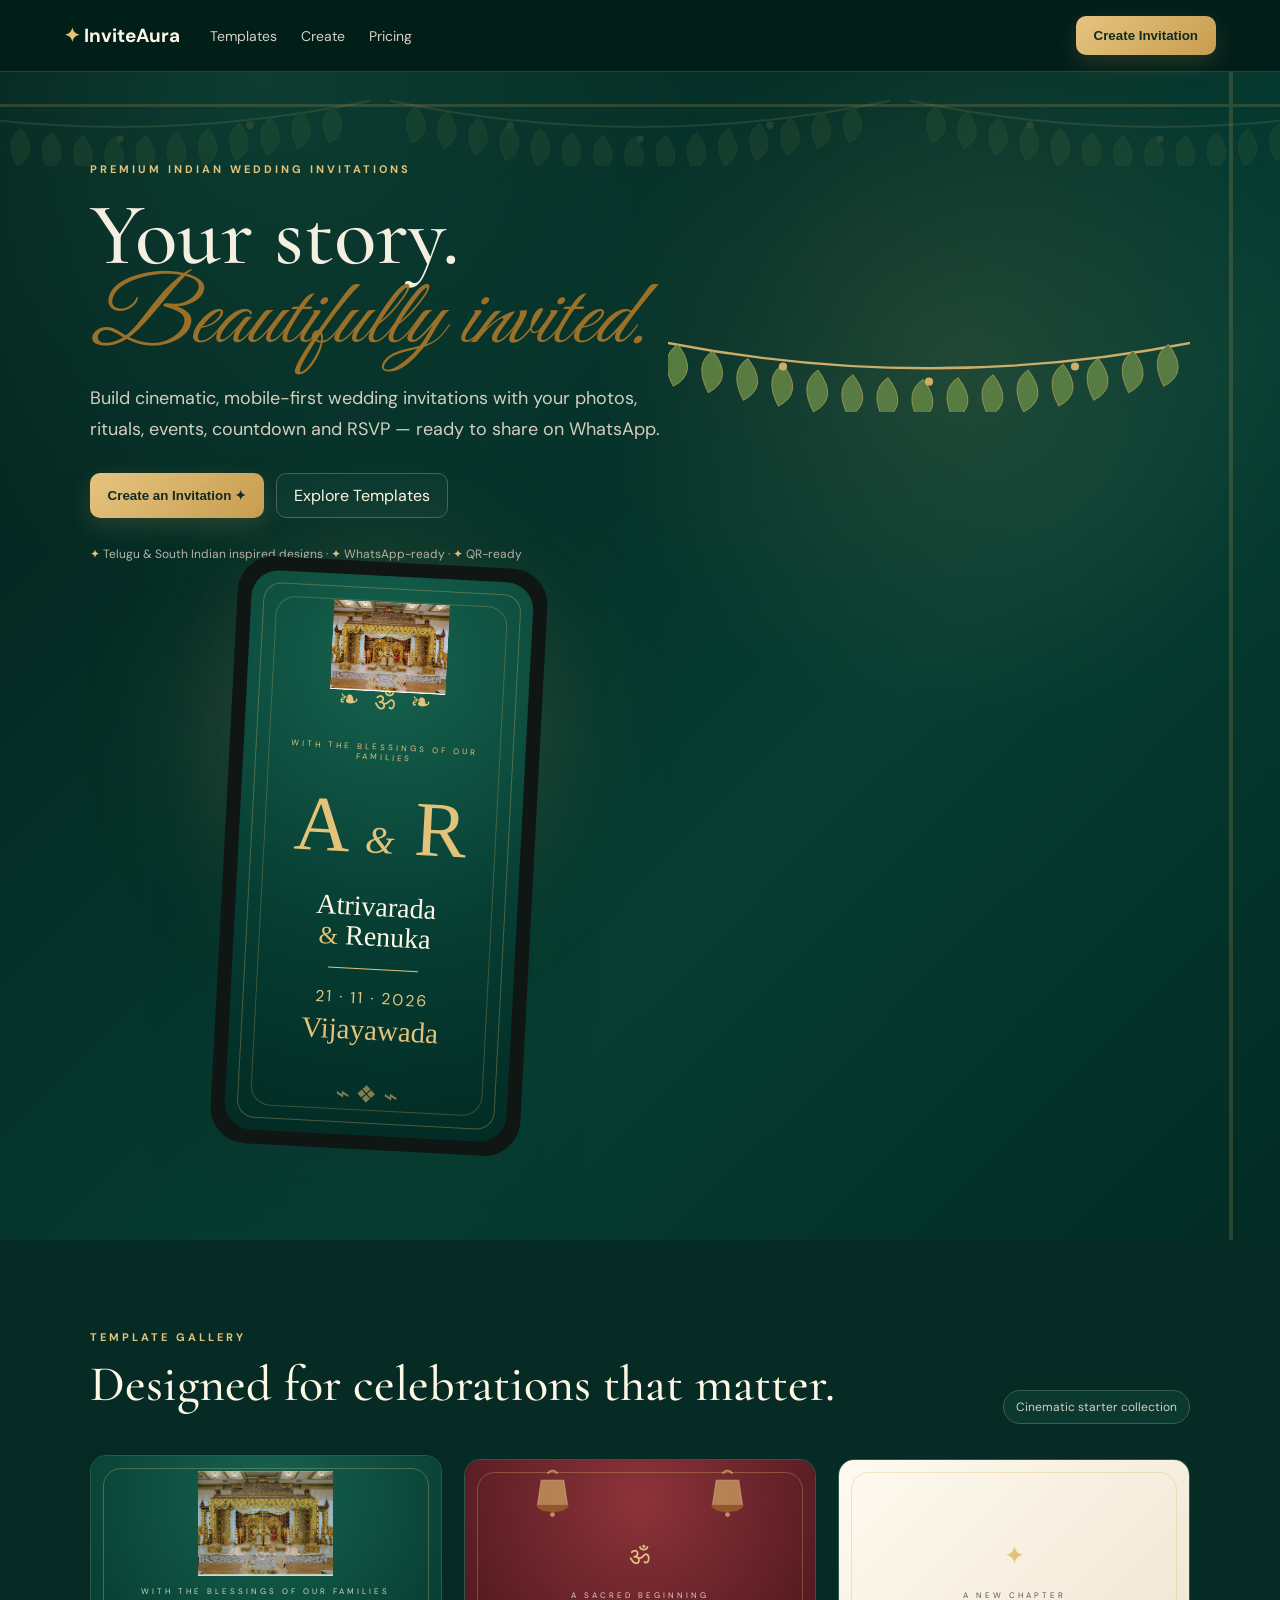
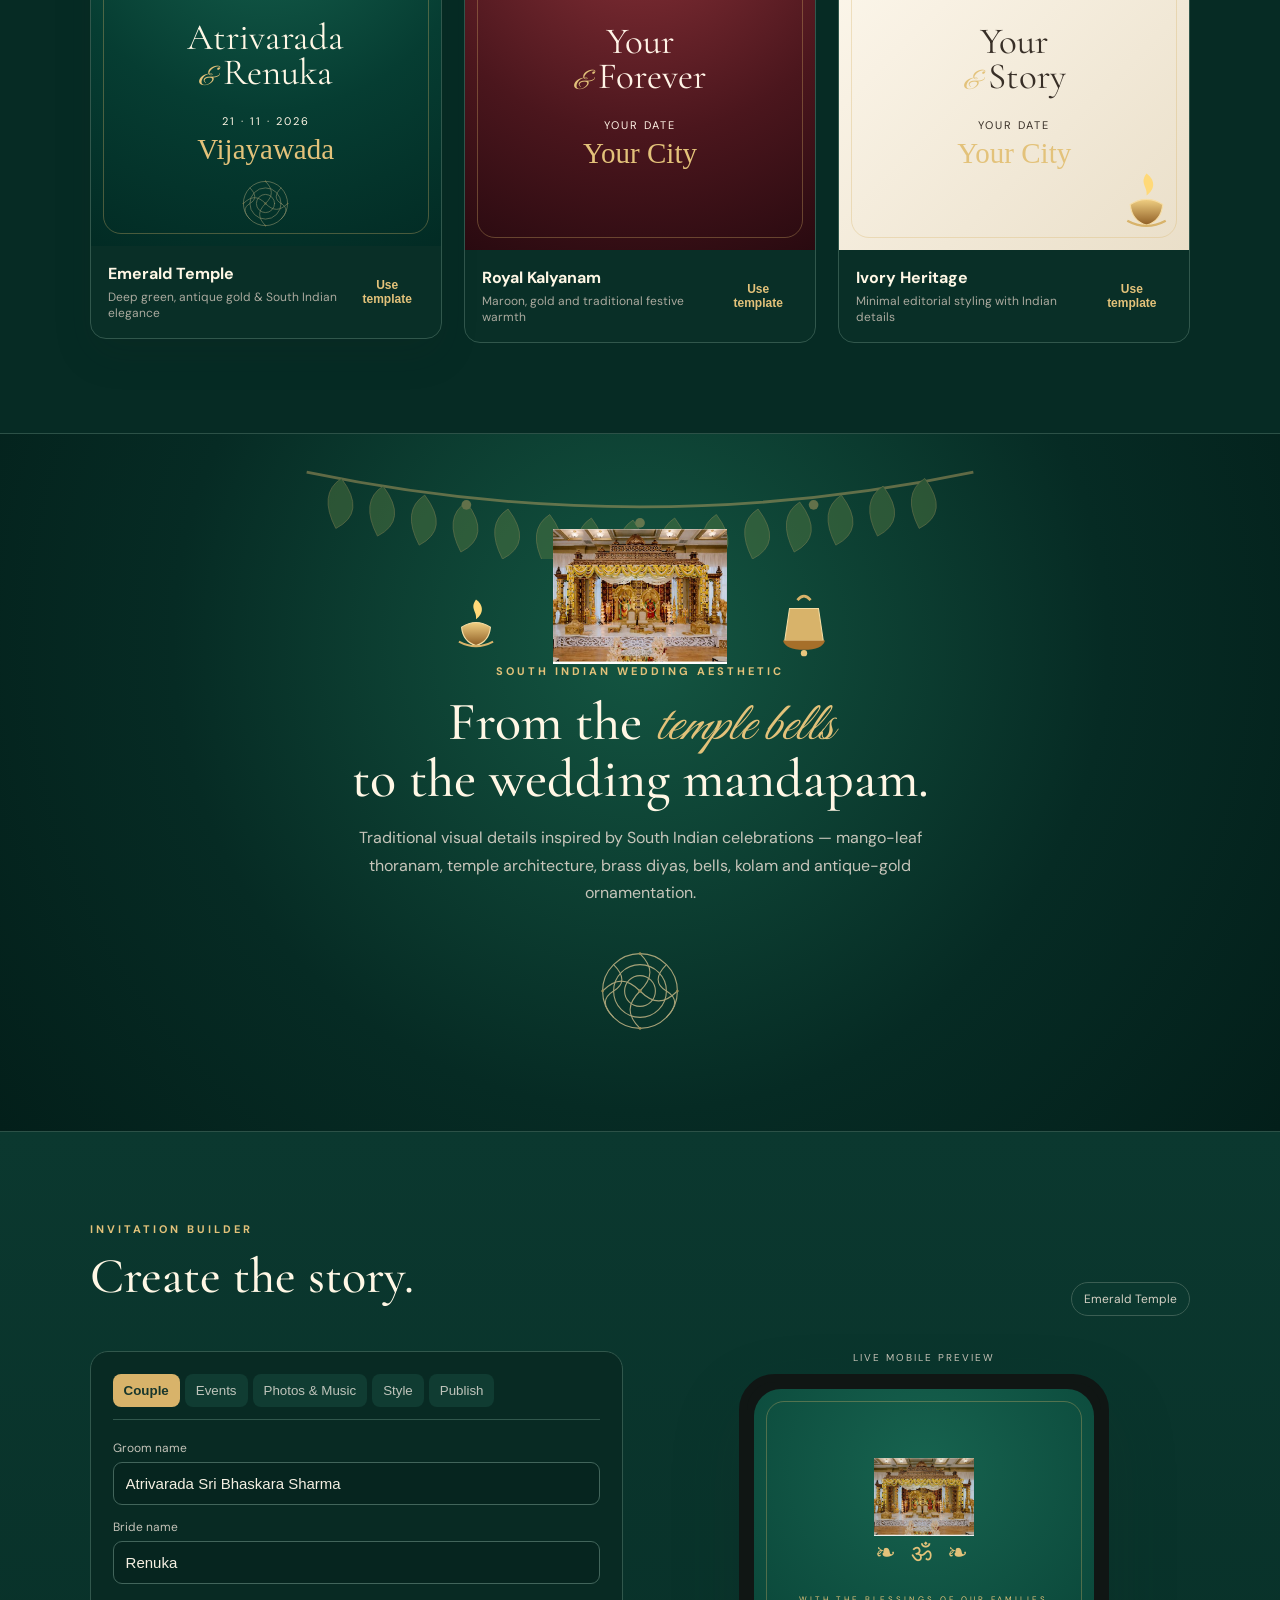
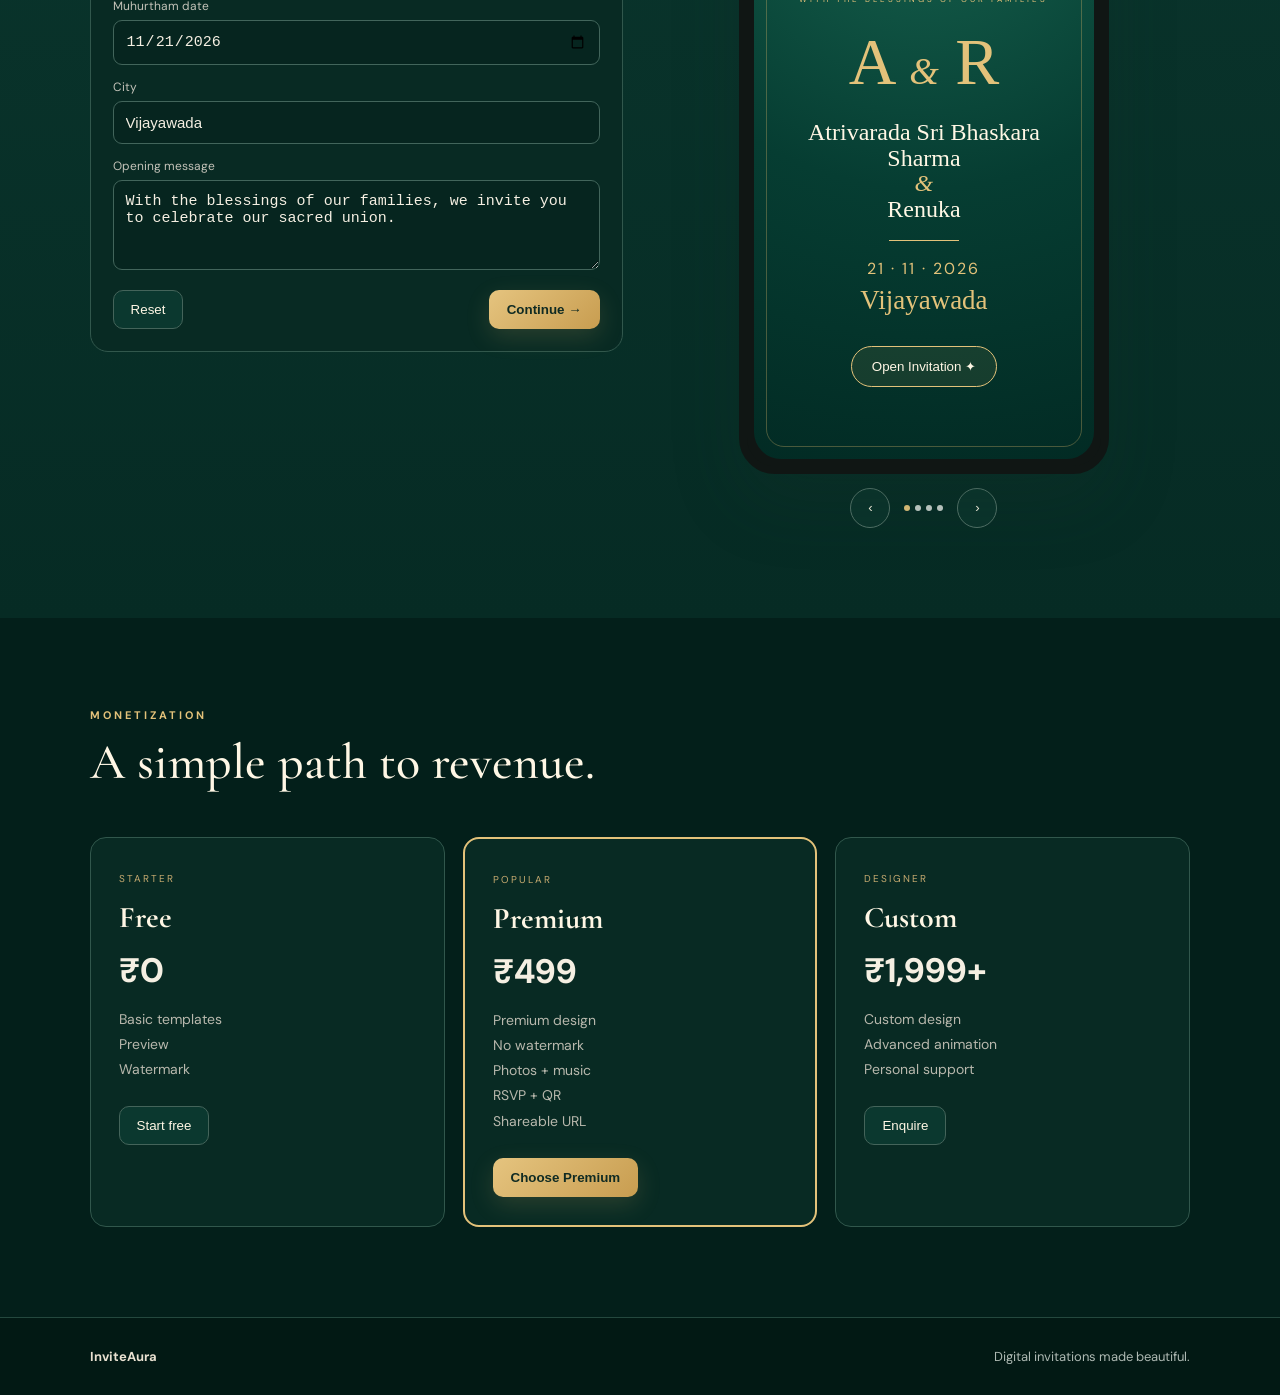
<file: index.html>
<!doctype html>
<html lang="en">
<head>
<meta charset="utf-8">
<meta name="viewport" content="width=device-width,initial-scale=1">
<meta name="theme-color" content="#042d25">
<title>InviteAura — Premium Indian Wedding Invitations</title>
<link rel="stylesheet" href="style.css">
</head>
<body>
<header class="topbar">
  <a class="brand" href="#home"><span>✦</span> InviteAura</a>
  <nav><a href="#templates">Templates</a><a href="#create">Create</a><a href="#pricing">Pricing</a></nav>
  <button class="nav-cta" id="startBtn">Create Invitation</button>
</header>

<main>
<section id="home" class="hero">
  <div class="hero-copy">
    <div class="eyebrow">PREMIUM INDIAN WEDDING INVITATIONS</div>
    <h1>Your story.<br><em>Beautifully invited.</em></h1>
    <p>Build cinematic, mobile-first wedding invitations with your photos, rituals, events, countdown and RSVP — ready to share on WhatsApp.</p>
    <div class="hero-actions"><button class="primary" id="heroCreate">Create an Invitation ✦</button><a class="secondary" href="#templates">Explore Templates</a></div>
    <div class="trust"><span>✦</span> Telugu &amp; South Indian inspired designs · <span>✦</span> WhatsApp-ready · <span>✦</span> QR-ready</div>
  </div>
  <div class="thoranam hero-thoranam"><img src="assets/thoranam.svg" alt="Mango leaf thoranam"></div><div class="hero-showcase">
    <div class="glow"></div>
    <div class="show-phone">
      <div class="show-screen"><div class="gopuram-mini"><img src="assets/gopuram.svg" alt="South Indian temple gopuram"></div>
        <div class="temple-top">❧  ॐ  ❧</div>
        <div class="show-kicker">WITH THE BLESSINGS OF OUR FAMILIES</div>
        <div class="show-monogram">A <i>&amp;</i> R</div>
        <div class="show-names">Atrivarada<br><span>&amp;</span> Renuka</div>
        <div class="gold-line"></div>
        <div class="show-date">21 · 11 · 2026</div>
        <div class="show-place">Vijayawada</div>
        <div class="mandapam">⌁ ❖ ⌁</div>
      </div>
    </div>
  </div>
</section>

<section id="templates" class="section">
  <div class="section-head"><div><div class="eyebrow">TEMPLATE GALLERY</div><h2>Designed for celebrations that matter.</h2></div><span class="pill">Cinematic starter collection</span></div>
  <div class="template-grid">
    <article class="template-card selected" data-template="emerald">
      <div class="template-art emerald"><img class="template-gopuram" src="assets/gopuram.svg" alt=""><div class="mini-kolam"><img src="assets/kolam.svg" alt=""></div><div class="arch">❧ ॐ ❧</div><div class="art-kicker">WITH THE BLESSINGS OF OUR FAMILIES</div><div class="art-names">Atrivarada<br><i>&amp;</i> Renuka</div><div class="art-date">21 · 11 · 2026</div><div class="art-place">Vijayawada</div></div>
      <div class="template-info"><div><h3>Emerald Temple</h3><p>Deep green, antique gold &amp; South Indian elegance</p></div><button class="use-template" data-template="emerald">Use template</button></div>
    </article>
    <article class="template-card" data-template="maroon">
      <div class="template-art maroon"><div class="hanging-bells"><img src="assets/bell.svg" alt=""><img src="assets/bell.svg" alt=""></div><div class="arch">ॐ</div><div class="art-kicker">A SACRED BEGINNING</div><div class="art-names">Your<br><i>&amp;</i> Forever</div><div class="art-date">YOUR DATE</div><div class="art-place">Your City</div></div>
      <div class="template-info"><div><h3>Royal Kalyanam</h3><p>Maroon, gold and traditional festive warmth</p></div><button class="use-template" data-template="maroon">Use template</button></div>
    </article>
    <article class="template-card" data-template="ivory">
      <div class="template-art ivory"><div class="mini-diya"><img src="assets/diya.svg" alt=""></div><div class="arch">✦</div><div class="art-kicker">A NEW CHAPTER</div><div class="art-names">Your<br><i>&amp;</i> Story</div><div class="art-date">YOUR DATE</div><div class="art-place">Your City</div></div>
      <div class="template-info"><div><h3>Ivory Heritage</h3><p>Minimal editorial styling with Indian details</p></div><button class="use-template" data-template="ivory">Use template</button></div>
    </article>
  </div>
</section>

<section class="heritage">
  <div class="heritage-bg"></div>
  <div class="heritage-content">
    <div class="heritage-motifs">
      <img src="assets/diya.svg" alt="Traditional brass diya">
      <img src="assets/gopuram.svg" alt="Temple gopuram">
      <img src="assets/bell.svg" alt="Temple bell">
    </div>
    <div class="eyebrow gold-eyebrow">SOUTH INDIAN WEDDING AESTHETIC</div>
    <h2>From the <em>temple bells</em><br>to the wedding mandapam.</h2>
    <p>Traditional visual details inspired by South Indian celebrations — mango-leaf thoranam, temple architecture, brass diyas, bells, kolam and antique-gold ornamentation.</p>
    <div class="heritage-kolam"><img src="assets/kolam.svg" alt="Kolam pattern"></div>
  </div>
</section>

<section id="create" class="builder-section">
  <div class="section-head"><div><div class="eyebrow">INVITATION BUILDER</div><h2>Create the story.</h2></div><span class="pill" id="templatePill">Emerald Temple</span></div>
  <div class="builder">
    <div class="editor">
      <div class="editor-tabs">
        <button class="tab active" data-tab="details">Couple</button><button class="tab" data-tab="events">Events</button><button class="tab" data-tab="media">Photos &amp; Music</button><button class="tab" data-tab="style">Style</button><button class="tab" data-tab="publish">Publish</button>
      </div>

      <div class="tab-panel active" id="detailsPanel">
        <label>Groom name<input id="groom" value="Atrivarada Sri Bhaskara Sharma"></label>
        <label>Bride name<input id="bride" value="Renuka"></label>
        <label>Muhurtham date<input id="date" type="date" value="2026-11-21"></label>
        <label>City<input id="city" value="Vijayawada"></label>
        <label>Opening message<textarea id="opening">With the blessings of our families, we invite you to celebrate our sacred union.</textarea></label>
      </div>

      <div class="tab-panel" id="eventsPanel">
        <div class="event-editor"><b>Marriage / Muhurtham</b><label>Date<input id="marriageDate" type="date" value="2026-11-21"></label><label>Time<input id="marriageTime" value="9:56 PM"></label><label>Venue<input id="marriageVenue" value="Vijayawada"></label></div>
        <div class="event-editor"><b>Reception</b><label>Date<input id="receptionDate" type="date" value="2026-12-05"></label><label>Time<input id="receptionTime" value="7:00 PM onwards"></label><label>Venue<input id="receptionVenue" value="Vijayawada"></label></div>
      </div>

      <div class="tab-panel" id="mediaPanel">
        <label>Couple photograph<input id="photoInput" type="file" accept="image/*"></label>
        <div class="photo-preview" id="photoPreview">Photo preview</div>
        <label>Background music<input id="musicInput" type="file" accept="audio/*"></label>
        <div class="helper">The browser can preview uploaded media locally. Production storage will upload it securely after the customer publishes.</div>
      </div>

      <div class="tab-panel" id="stylePanel">
        <label>Invitation mood<select id="mood"><option value="emerald">Emerald &amp; Antique Gold</option><option value="maroon">Royal Maroon &amp; Gold</option><option value="ivory">Ivory Heritage</option></select></label>
        <label>Opening animation<select id="animation"><option>Temple reveal</option><option>Elegant fade</option><option>Photo cinematic</option></select></label>
        <label>Language<select id="language"><option>English</option><option>English + Telugu</option><option>Telugu</option></select></label>
      </div>

      <div class="tab-panel" id="publishPanel">
        <div class="publish-box"><div class="publish-icon">✦</div><h3>Preview your invitation</h3><p>In the production SaaS, publishing creates a permanent URL, QR code and share card after checkout.</p><button class="primary" id="publishBtn">Generate Demo Invitation</button><div class="generated" id="generated"></div></div>
      </div>

      <div class="editor-footer"><button class="secondary small" id="resetBtn">Reset</button><button class="primary small" id="nextTab">Continue →</button></div>
    </div>

    <div class="preview-area">
      <div class="preview-label">LIVE MOBILE PREVIEW</div>
      <div class="phone">
        <div class="phone-screen" id="phoneScreen">
          <div class="preview-page cover-page">
            <img class="preview-gopuram" src="assets/gopuram.svg" alt=""><div class="p-temple">❧ ॐ ❧</div><div class="p-kicker">WITH THE BLESSINGS OF OUR FAMILIES</div>
            <div class="p-monogram">A <i>&amp;</i> R</div>
            <div class="p-names"><span id="pGroom">Atrivarada Sri Bhaskara Sharma</span><br><i>&amp;</i><br><span id="pBride">Renuka</span></div>
            <div class="p-line"></div><div class="p-date" id="pDate">21 · 11 · 2026</div><div class="p-city" id="pCity">Vijayawada</div>
            <button class="preview-open" id="previewOpen">Open Invitation ✦</button>
          </div>
          <div class="preview-page story-page">
            <div class="p-kicker">A SACRED BEGINNING</div><div class="story-photo" id="pPhoto">Your<br>Couple<br>Photo</div>
            <div class="p-script">Together with our families</div><p id="pOpening">With the blessings of our families, we invite you to celebrate our sacred union.</p>
          </div>
          <div class="preview-page events-page">
            <div class="p-kicker">OUR CELEBRATIONS</div><h3>Marriage</h3><p><b id="pMarriageDate">21 November 2026</b><br><span id="pMarriage">9:56 PM</span><br><span id="pMarriageVenue">Vijayawada</span></p>
            <div class="event-divider">✦</div><h3>Reception</h3><p><b id="pReceptionDate">5 December 2026</b><br><span id="pReception">7:00 PM onwards</span><br><span id="pReceptionVenue">Vijayawada</span></p>
          </div>
          <div class="preview-page final-page">
            <div class="p-kicker">SAVE THE DATE</div><div class="p-script">21 · 11 · 2026</div><div class="countdown"><span><b id="dd">--</b><small>DAYS</small></span><span><b id="hh">--</b><small>HRS</small></span><span><b id="mm">--</b><small>MIN</small></span></div><div class="p-line"></div><p>Your presence and blessings will make our celebration even more special.</p><img class="preview-kolam" src="assets/kolam.svg" alt=""><div class="p-script">Atrivarada &amp; Renuka</div></div>
        </div>
      </div>
      <div class="preview-controls"><button id="previewPrev">‹</button><div id="previewDots"></div><button id="previewNext">›</button></div>
    </div>
  </div>
</section>

<section id="pricing" class="section pricing"><div class="section-head"><div><div class="eyebrow">MONETIZATION</div><h2>A simple path to revenue.</h2></div></div><div class="price-grid">
<article class="price"><span>STARTER</span><h3>Free</h3><strong>₹0</strong><p>Basic templates<br>Preview<br>Watermark</p><button class="secondary choose-plan">Start free</button></article>
<article class="price featured"><span>POPULAR</span><h3>Premium</h3><strong>₹499</strong><p>Premium design<br>No watermark<br>Photos + music<br>RSVP + QR<br>Shareable URL</p><button class="primary choose-plan">Choose Premium</button></article>
<article class="price"><span>DESIGNER</span><h3>Custom</h3><strong>₹1,999+</strong><p>Custom design<br>Advanced animation<br>Personal support</p><button class="secondary choose-plan">Enquire</button></article>
</div></section>
</main>
<footer><strong>InviteAura</strong><span>Digital invitations made beautiful.</span></footer>
<script src="app.js"></script>
</body>
</html>
</file>
<file: style.css>
@import url('https://fonts.googleapis.com/css2?family=Cormorant+Garamond:wght@400;500;600&family=DM+Sans:wght@400;500;600;700&family=Great+Vibes&display=swap');
:root{--ink:#17241f;--muted:#68756f;--line:#dfe5e1;--green:#063d32;--deep:#022b24;--gold:#d8b36a;--cream:#fff7e5;--soft:#f3f6f3}
*{box-sizing:border-box}html{scroll-behavior:smooth}body{margin:0;background:#f5f7f5;color:var(--ink);font-family:'DM Sans',sans-serif}.topbar{height:72px;background:#fff;display:flex;align-items:center;gap:30px;padding:0 5vw;border-bottom:1px solid var(--line);position:sticky;top:0;z-index:40}.brand{font-weight:700;color:var(--ink);text-decoration:none;font-size:19px}.brand span{color:var(--gold)}nav{display:flex;gap:24px;flex:1}nav a{color:#53605b;text-decoration:none;font-size:14px}.nav-cta,.primary{border:0;background:var(--green);color:#fff;border-radius:10px;padding:12px 18px;font-weight:600;cursor:pointer}.secondary{display:inline-flex;align-items:center;justify-content:center;text-decoration:none;border:1px solid #cfd8d3;background:#fff;color:var(--ink);border-radius:10px;padding:11px 17px;cursor:pointer}
.hero{min-height:720px;padding:90px 7vw;display:grid;grid-template-columns:1.05fr .95fr;align-items:center;background:linear-gradient(135deg,#fbfcfa,#edf2ee)}.eyebrow{font-size:11px;letter-spacing:3px;color:#75817c;font-weight:700}.hero h1{font-family:'Cormorant Garamond';font-weight:500;font-size:clamp(52px,7vw,88px);line-height:.9;margin:20px 0}.hero h1 em{font-family:'Great Vibes';font-size:1.05em;color:#9b7029}.hero p{max-width:570px;color:#5f6c66;font-size:18px;line-height:1.7}.hero-actions{display:flex;gap:12px;margin:28px 0;flex-wrap:wrap}.trust{font-size:12px;color:#7d8a84}.trust span{color:var(--gold)}
.hero-showcase{display:flex;justify-content:center;position:relative}.glow{position:absolute;width:330px;height:330px;background:#d8b36a33;filter:blur(65px);border-radius:50%}.show-phone,.phone{background:#101614;border:8px solid #101614;border-radius:36px;padding:6px;box-shadow:0 28px 70px #14372c30;position:relative}.show-phone{width:310px;transform:rotate(3deg)}.show-screen{height:560px;border-radius:27px;background:radial-gradient(circle at 50% 15%,#17634f,#063d32 55%,#022b24);color:var(--cream);display:flex;align-items:center;justify-content:center;flex-direction:column;text-align:center;padding:25px}.temple-top,.p-temple{font-size:25px;color:var(--gold);letter-spacing:4px}.show-kicker,.p-kicker{font-size:8px;letter-spacing:3px;color:var(--gold);margin-top:25px}.show-monogram{font-family:'Angeline';font-size:78px;color:var(--gold);margin:20px}.show-monogram i,.p-monogram i{font-family:'Angeline';font-size:38px}.show-names{font-family:'Angeline';font-size:28px;line-height:1.05}.show-names span{font-family:'Angeline';color:var(--gold);font-size:25px}.gold-line{width:90px;height:1px;background:var(--gold);margin:18px auto}.show-date{letter-spacing:2px;color:var(--gold)}.show-place,.art-place{font-family:'Angeline';font-size:29px;color:var(--gold);margin-top:5px}.mandapam{margin-top:32px;color:#d8b36a99;font-size:24px}
.section,.builder-section{padding:90px 7vw;max-width:1400px;margin:auto}.section-head{display:flex;justify-content:space-between;align-items:end;margin-bottom:35px}.section h2,.builder-section h2{font-family:'Cormorant Garamond';font-size:50px;font-weight:500;margin:10px 0}.pill{padding:8px 12px;background:#fff;border:1px solid var(--line);border-radius:999px;font-size:12px;color:#65716c}
.template-grid{display:grid;grid-template-columns:repeat(3,1fr);gap:22px}.template-card{background:#fff;border:1px solid var(--line);border-radius:16px;overflow:hidden;transition:.25s}.template-card:hover,.template-card.selected{transform:translateY(-4px);box-shadow:0 16px 38px #172b2220}.template-art{height:390px;display:flex;flex-direction:column;align-items:center;justify-content:center;text-align:center;position:relative;overflow:hidden}.template-art:before,.show-screen:before,.phone-screen:before{content:"";position:absolute;inset:12px;border:1px solid #d8b36a55;border-radius:18px;pointer-events:none}.emerald{background:radial-gradient(circle at 50% 10%,#17634f,#063d32 55%,#022b24);color:var(--cream)}.maroon{background:radial-gradient(circle at 50% 10%,#8d333a,#4b161d 60%,#290a10);color:#fff3e6}.ivory{background:linear-gradient(135deg,#fffaf0,#eadfc9);color:#382f27}.arch{font-size:25px;color:var(--gold);margin-bottom:18px}.art-kicker{font-size:8px;letter-spacing:3px;opacity:.8}.art-names{font-family:'Cormorant Garamond';font-size:37px;line-height:.95;margin:24px 0}.art-names i{font-family:'Great Vibes';font-size:26px;color:var(--gold)}.art-date{font-size:11px;letter-spacing:2px}.template-info{padding:17px;display:flex;justify-content:space-between;align-items:center;gap:10px}.template-info h3{margin:0 0 5px;font-size:16px}.template-info p{margin:0;color:var(--muted);font-size:12px}.use-template{background:none;border:0;color:#356b59;font-weight:700;font-size:12px;cursor:pointer}
.builder-section{background:#eff3f0;max-width:none}.builder-section>.section-head,.builder{max-width:1250px;margin-left:auto;margin-right:auto}.builder{display:grid;grid-template-columns:1fr 1fr;gap:35px;align-items:start}.editor{background:#fff;border:1px solid var(--line);border-radius:18px;padding:22px}.editor-tabs{display:flex;gap:5px;border-bottom:1px solid var(--line);padding-bottom:12px;margin-bottom:20px;overflow:auto}.tab{white-space:nowrap;border:0;background:#f3f6f3;padding:9px 11px;border-radius:8px;color:#68746f;cursor:pointer}.tab.active{background:#e1ede7;color:#214d3d;font-weight:700}.tab-panel{display:none}.tab-panel.active{display:block}.editor label{display:block;font-size:12px;color:#65716c;margin:14px 0}.editor input,.editor textarea,.editor select{display:block;width:100%;margin-top:6px;border:1px solid #d5ddd8;border-radius:9px;padding:12px;background:#fff;font-size:15px}.editor textarea{min-height:90px;resize:vertical}.event-editor{padding:14px;border:1px solid var(--line);border-radius:12px;margin-bottom:12px}.event-editor>b{font-family:'Cormorant Garamond';font-size:22px;color:var(--green)}.helper{font-size:12px;color:#8a9690;line-height:1.5;margin-top:10px}.photo-preview{height:170px;border:1px dashed #b9c6bf;border-radius:12px;margin-top:15px;display:flex;align-items:center;justify-content:center;color:#87938d;overflow:hidden}.photo-preview img{width:100%;height:100%;object-fit:cover}.publish-box{text-align:center;padding:35px 10px}.publish-icon{font-size:34px;color:var(--gold)}.publish-box h3{font-family:'Cormorant Garamond';font-size:30px}.publish-box p{color:var(--muted);font-size:14px;line-height:1.6}.generated{margin-top:15px;color:#356b59;font-size:13px;word-break:break-all}.editor-footer{display:flex;justify-content:space-between;margin-top:20px}
.preview-area{display:flex;flex-direction:column;align-items:center}.preview-label{font-size:10px;letter-spacing:2px;color:#7a8781;margin-bottom:10px}.phone{width:min(370px,100%);padding:7px}.phone-screen{min-height:670px;border-radius:27px;background:radial-gradient(circle at 50% 12%,#17634f,#063d32 52%,#022b24);color:var(--cream);position:relative;overflow:hidden}.preview-page{display:none;min-height:670px;padding:45px 24px 30px;align-items:center;justify-content:center;flex-direction:column;text-align:center;animation:pageIn .55s ease}.preview-page.active{display:flex}@keyframes pageIn{from{opacity:0;transform:translateY(12px)}to{opacity:1;transform:none}}.p-monogram{font-family:'Angeline';font-size:66px;color:var(--gold);margin:20px}.p-names{font-family:'Angeline';font-size:24px;line-height:1.08;max-width:270px}.p-names i{color:var(--gold)}.p-line{width:70px;height:1px;background:var(--gold);margin:17px}.p-date{color:var(--gold);letter-spacing:2px}.p-city{font-family:'Angeline';font-size:27px;color:var(--gold);margin-top:6px}.preview-open{margin-top:30px;border:1px solid var(--gold);background:#d8b36a16;color:var(--cream);border-radius:999px;padding:12px 20px;cursor:pointer}.story-photo{width:175px;height:220px;border:5px solid #f1dfb9;background:linear-gradient(145deg,#174c3f,#927044);display:flex;align-items:center;justify-content:center;font-family:'Cormorant Garamond';font-size:21px;white-space:pre-line;overflow:hidden;box-shadow:0 16px 35px #0007}.story-photo img{width:100%;height:100%;object-fit:cover}.p-script{font-family:'Angeline';font-size:31px;color:var(--gold);margin-top:22px}.story-page p,.final-page p{max-width:270px;color:#d8cfbb;line-height:1.6;font-size:14px}.events-page h3{font-family:'Cormorant Garamond';font-size:28px;color:var(--gold);margin:22px 0 5px}.events-page p{font-size:13px;line-height:1.6;color:#d8cfbb}.events-page p b{color:var(--cream)}.event-divider{color:var(--gold);margin:12px}.countdown{display:flex;gap:7px;margin:22px 0}.countdown span{border:1px solid #d8b36a55;border-radius:10px;padding:9px 7px;min-width:55px}.countdown b{display:block;color:var(--gold);font-size:22px}.countdown small{font-size:8px;letter-spacing:1px}.lotus{font-size:30px;color:var(--gold);margin:20px}.preview-controls{display:flex;gap:14px;align-items:center;margin-top:14px}.preview-controls button{width:40px;height:40px;border-radius:50%;border:1px solid #c8d2cd;background:#fff;cursor:pointer}.preview-controls div{display:flex;gap:5px}.preview-controls span{width:6px;height:6px;border-radius:50%;background:#c5cec9}.preview-controls span.active{background:var(--gold)}
.pricing{background:#fff}.price-grid{display:grid;grid-template-columns:repeat(3,1fr);gap:18px}.price{border:1px solid var(--line);border-radius:16px;padding:28px;background:#fff}.price.featured{border:2px solid var(--gold)}.price span{font-size:10px;letter-spacing:2px;color:#8a9690}.price h3{font-family:'Cormorant Garamond';font-size:30px;margin:12px 0}.price strong{font-size:34px}.price p{color:var(--muted);line-height:1.8;font-size:14px}.price button{margin-top:10px}footer{padding:30px 7vw;background:#15231f;color:#fff;display:flex;justify-content:space-between;font-size:13px}footer span{color:#aeb9b3}
@media(max-width:850px){nav{display:none}.hero{grid-template-columns:1fr;text-align:center;padding-top:70px}.hero p{margin-left:auto;margin-right:auto}.hero-actions{justify-content:center}.template-grid,.price-grid,.builder{grid-template-columns:1fr}.section-head{align-items:start;gap:15px;flex-direction:column}.topbar{padding:0 20px}.nav-cta{margin-left:auto}.show-phone{transform:none}.builder-section{padding-left:20px;padding-right:20px}.section{padding-left:20px;padding-right:20px}}
@media(prefers-reduced-motion:reduce){html{scroll-behavior:auto}.preview-page.active{animation:none}}

/* --- Strong South Indian visual identity --- */
body{background:#eee8dc}
.hero{position:relative;overflow:hidden}
.hero:after{content:"";position:absolute;inset:0;pointer-events:none;background:linear-gradient(90deg,transparent 0 96%,#d8b36a 96% 96.3%,transparent 96.3%),linear-gradient(0deg,transparent 0 97%,#d8b36a 97% 97.3%,transparent 97.3%);opacity:.18}
.hero-thoranam{position:absolute;top:0;left:0;right:0;z-index:2;opacity:.95}.hero-thoranam img{width:100%;height:105px;object-fit:cover;object-position:top}
.hero-copy{position:relative;z-index:3}.hero-showcase{position:relative;z-index:3}
.gopuram-mini{width:130px;height:90px;overflow:hidden;margin-bottom:-8px;opacity:.95}.gopuram-mini img{width:100%;height:100%;object-fit:contain}
.show-screen{position:relative;overflow:hidden}.show-screen:after{content:"";position:absolute;inset:25px;border:1px solid #d8b36a44;border-radius:20px;pointer-events:none}
.show-screen .show-kicker,.show-screen .show-monogram,.show-screen .show-names,.show-screen .gold-line,.show-screen .show-date,.show-screen .show-place,.show-screen .mandapam{position:relative;z-index:2}
.template-art{position:relative}.template-gopuram{position:absolute;width:145px;height:105px;top:15px;opacity:.8}.mini-kolam{position:absolute;bottom:10px;width:65px;height:65px;opacity:.55}.mini-kolam img{width:100%;height:100%}.hanging-bells{position:absolute;top:5px;left:0;right:0;display:flex;justify-content:space-around;opacity:.65}.hanging-bells img{width:45px;height:55px}.mini-diya{position:absolute;bottom:8px;right:10px;width:65px}.mini-diya img{width:100%}
.heritage{position:relative;overflow:hidden;background:radial-gradient(circle at 50% 30%,#0b4c3d,#032c25 62%,#021e19);color:var(--cream);min-height:690px;padding:85px 7vw;display:flex;justify-content:center;text-align:center}.heritage-bg{position:absolute;inset:0;background-image:url('assets/thoranam.svg');background-size:100% 125px;background-repeat:no-repeat;background-position:top center;opacity:.42}.heritage-content{position:relative;z-index:2;max-width:760px}.gold-eyebrow{color:var(--gold)}.heritage h2{font-family:'Cormorant Garamond';font-size:54px;font-weight:500;line-height:.98;margin:18px 0}.heritage h2 em{font-family:'Great Vibes';color:var(--gold);font-weight:400}.heritage p{max-width:600px;margin:0 auto;color:#d8cfbb;line-height:1.7}.heritage-motifs{display:flex;align-items:end;justify-content:center;gap:40px;height:145px}.heritage-motifs img{object-fit:contain}.heritage-motifs img:nth-child(1),.heritage-motifs img:nth-child(3){width:58px;height:78px}.heritage-motifs img:nth-child(2){width:190px;height:135px}.heritage-kolam{width:110px;height:110px;margin:30px auto 0;opacity:.7}.heritage-kolam img{width:100%;height:100%}
.phone-screen{position:relative}.preview-gopuram{width:105px;height:78px;object-fit:contain;margin-top:-18px;opacity:.92}.preview-diya{width:40px;height:50px;object-fit:contain;margin-top:15px}.preview-kolam{width:60px;height:60px;object-fit:contain;margin:14px 0;opacity:.6}
.theme-maroon{background:radial-gradient(circle at 50% 12%,#96383c,#4b161d 55%,#290a10)}.theme-ivory{background:linear-gradient(135deg,#fff9ed,#e8ddc6);color:#382f27}.theme-ivory .p-kicker,.theme-ivory .p-date,.theme-ivory .p-city,.theme-ivory .p-script,.theme-ivory .p-temple{color:#8d6527}.theme-ivory .p-line{background:#a67a35}
@media(max-width:850px){.hero-thoranam img{height:75px}.heritage{padding:70px 20px}.heritage h2{font-size:43px}.heritage-motifs{gap:20px}.heritage-motifs img:nth-child(2){width:150px}}

/* InviteAura premium emerald landing-page theme */
:root{--ink:#f5efe2;--muted:#c5c0b3;--line:#2d5147;--green:#d8b36a;--deep:#031f1a;--gold:#e3c27a;--cream:#fff7e5;--soft:#0a332b}
body{background:var(--deep);color:var(--ink)}
.topbar{background:rgba(3,31,26,.94);border-bottom:1px solid rgba(216,179,106,.22);backdrop-filter:blur(12px)}
.brand{color:var(--cream)}
nav a{color:#d4d0c4}
.nav-cta,.primary{background:linear-gradient(135deg,#e5c47f,#c89d50);color:#102b23;box-shadow:0 8px 24px rgba(216,179,106,.16)}
.secondary{border-color:#44645a;background:#0b382f;color:var(--cream)}
.hero{background:radial-gradient(circle at 75% 25%,rgba(216,179,106,.13),transparent 28%),radial-gradient(circle at 20% 0%,rgba(31,105,83,.35),transparent 34%),linear-gradient(135deg,#031f1a,#063d32 62%,#022b24);position:relative;overflow:hidden}
.hero:before{content:"";position:absolute;inset:0;background-image:url('assets/thoranam.svg');background-repeat:repeat-x;background-position:top center;background-size:520px auto;opacity:.13;pointer-events:none}.hero>*{position:relative;z-index:1}
.eyebrow{color:var(--gold)}.hero p{color:#d3cec0}.trust{color:#b9b4a8}
.section,.builder-section{color:var(--ink)}
.section{background:#062b24}.section:nth-of-type(odd){background:#031f1a}
.section h2,.builder-section h2{color:var(--cream)}
.pill{background:#0b382f;border-color:#3b5e53;color:#d4d0c4}
.template-card{background:#092f27;border-color:#31574c}.template-info h3{color:var(--cream)}.template-info p{color:#aaa99e}.use-template{color:var(--gold)}
.builder-section{background:linear-gradient(180deg,#0b382f,#062b24)}
.editor{background:#082a23;border-color:#31574c}.editor-tabs{border-color:#31574c}.tab{background:#103c32;color:#bfc4bb}.tab.active{background:#d8b36a;color:#17362c}.editor label{color:#c3c2b8}.editor input,.editor textarea,.editor select{background:#06251f;border-color:#42655b;color:#f5efe2}.event-editor{border-color:#31574c}.event-editor>b{color:var(--gold)}.helper{color:#a7aaa1}.photo-preview{border-color:#527167;color:#9fa8a2}.generated{color:var(--gold)}
.preview-label{color:#c9c5b9}.preview-controls button{background:#0a332b;border-color:#527167;color:var(--cream)}
.pricing{background:#031f1a}.price{background:#082a23;border-color:#31574c}.price h3{color:var(--cream)}.price p{color:#b8b8ad}.price span{color:#c6aa70}.price.featured{border-color:var(--gold)}
footer{background:#021914;color:#e9e1d1;border-top:1px solid #24483e}
.heritage{background:radial-gradient(circle at 50% 30%,#145642,#062b24 58%,#031f1a);border-top:1px solid #2c5147;border-bottom:1px solid #2c5147}
.gold-eyebrow{color:var(--gold)}.heritage-content h2{color:var(--cream)}.heritage-content p{color:#c7c5ba}
@media(max-width:820px){.topbar{padding:0 18px;gap:14px}.topbar nav{display:none}.hero{grid-template-columns:1fr;min-height:auto;padding:72px 24px 65px}.hero h1{font-size:clamp(52px,16vw,76px)}.hero p{font-size:16px}.hero-showcase{margin-top:35px}.show-phone{width:275px}.section,.builder-section{padding:65px 22px}.section-head{display:block}.section h2,.builder-section h2{font-size:42px}.template-grid,.price-grid,.builder{grid-template-columns:1fr}.template-art{height:340px}.builder{gap:24px}}
</file>
